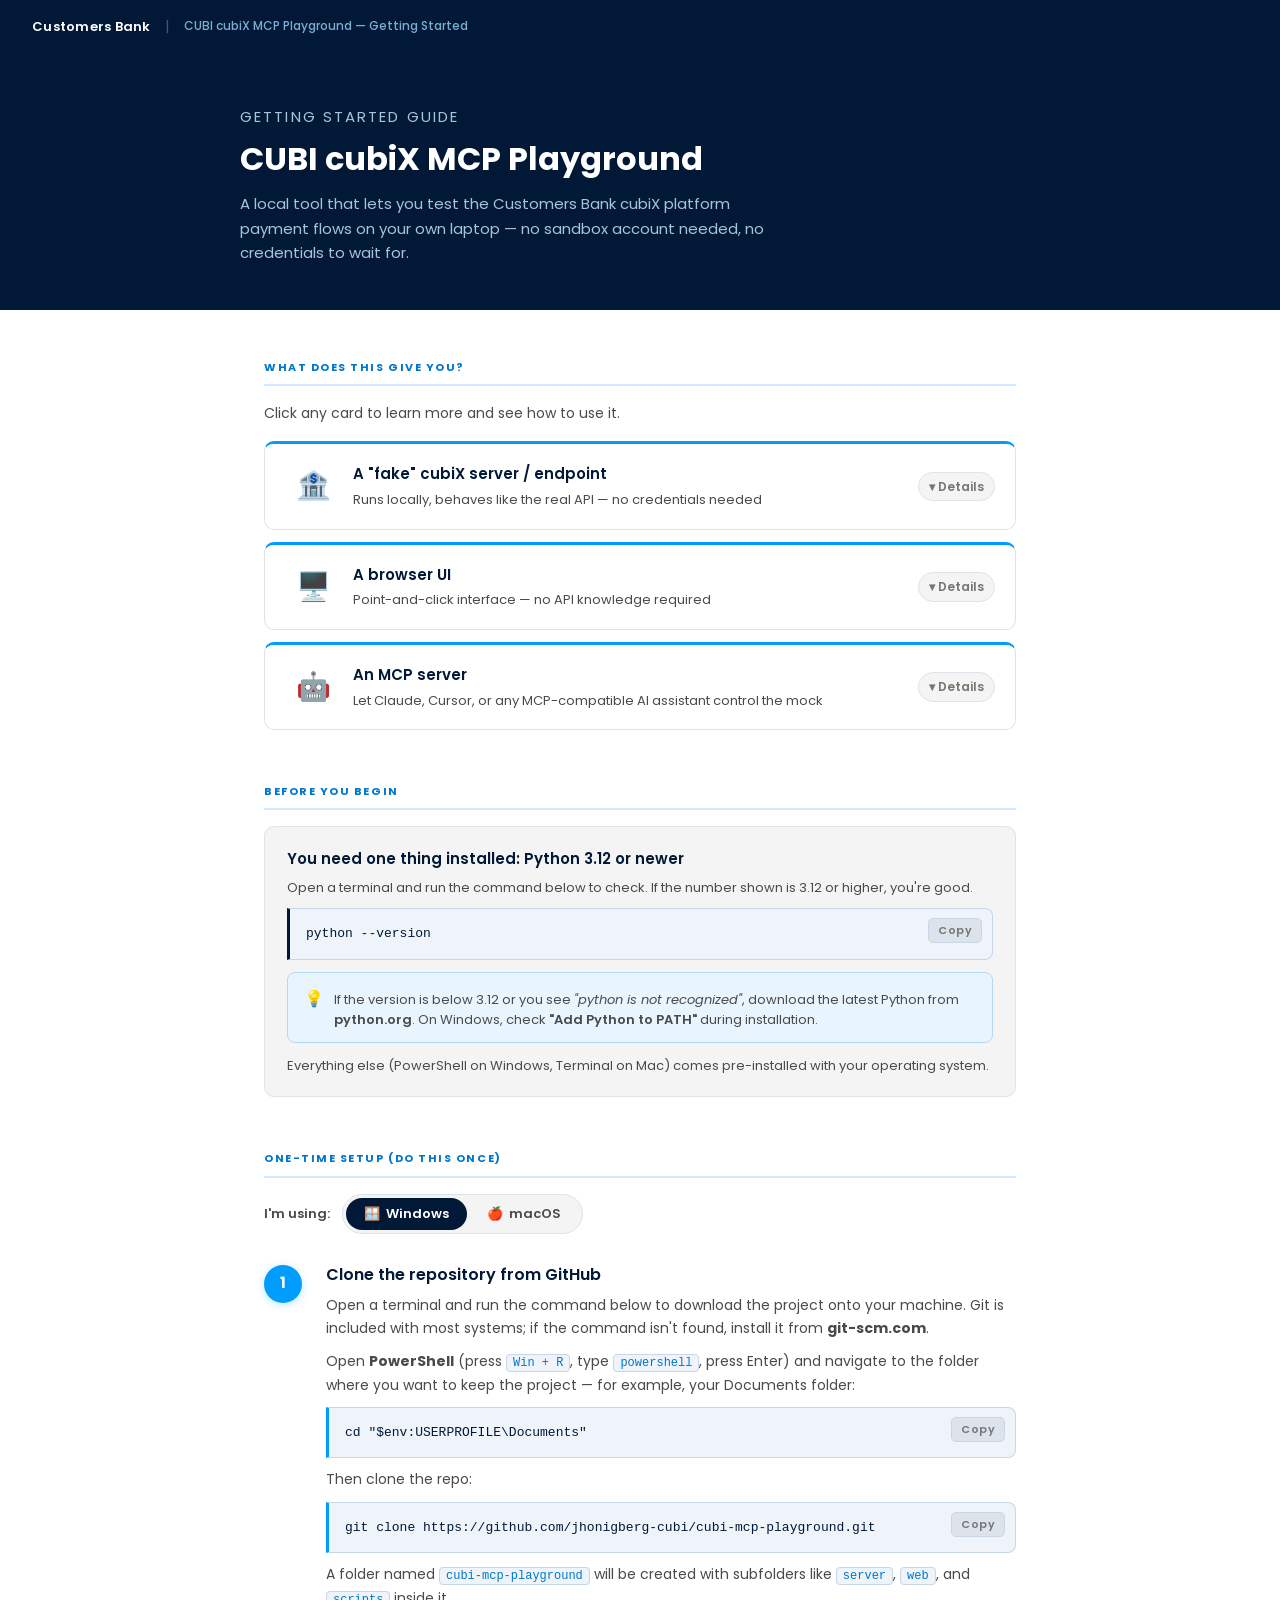
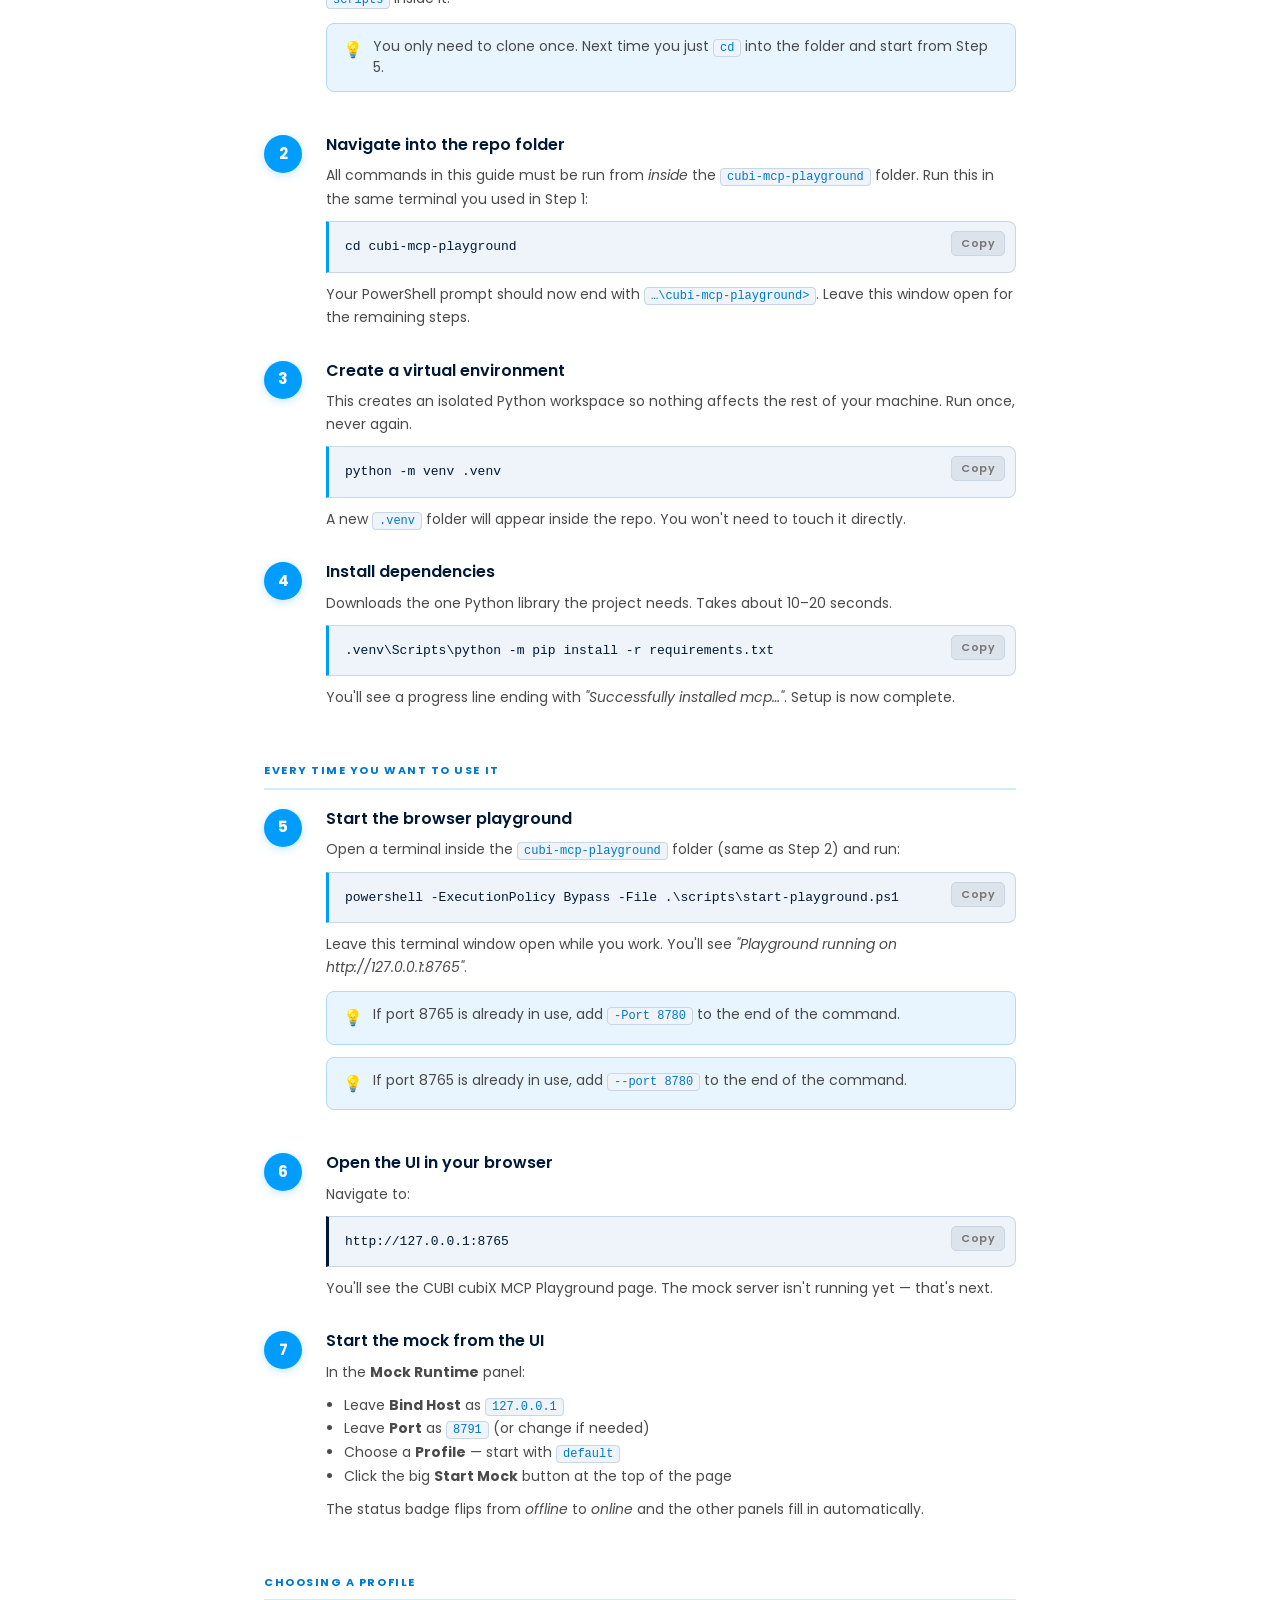
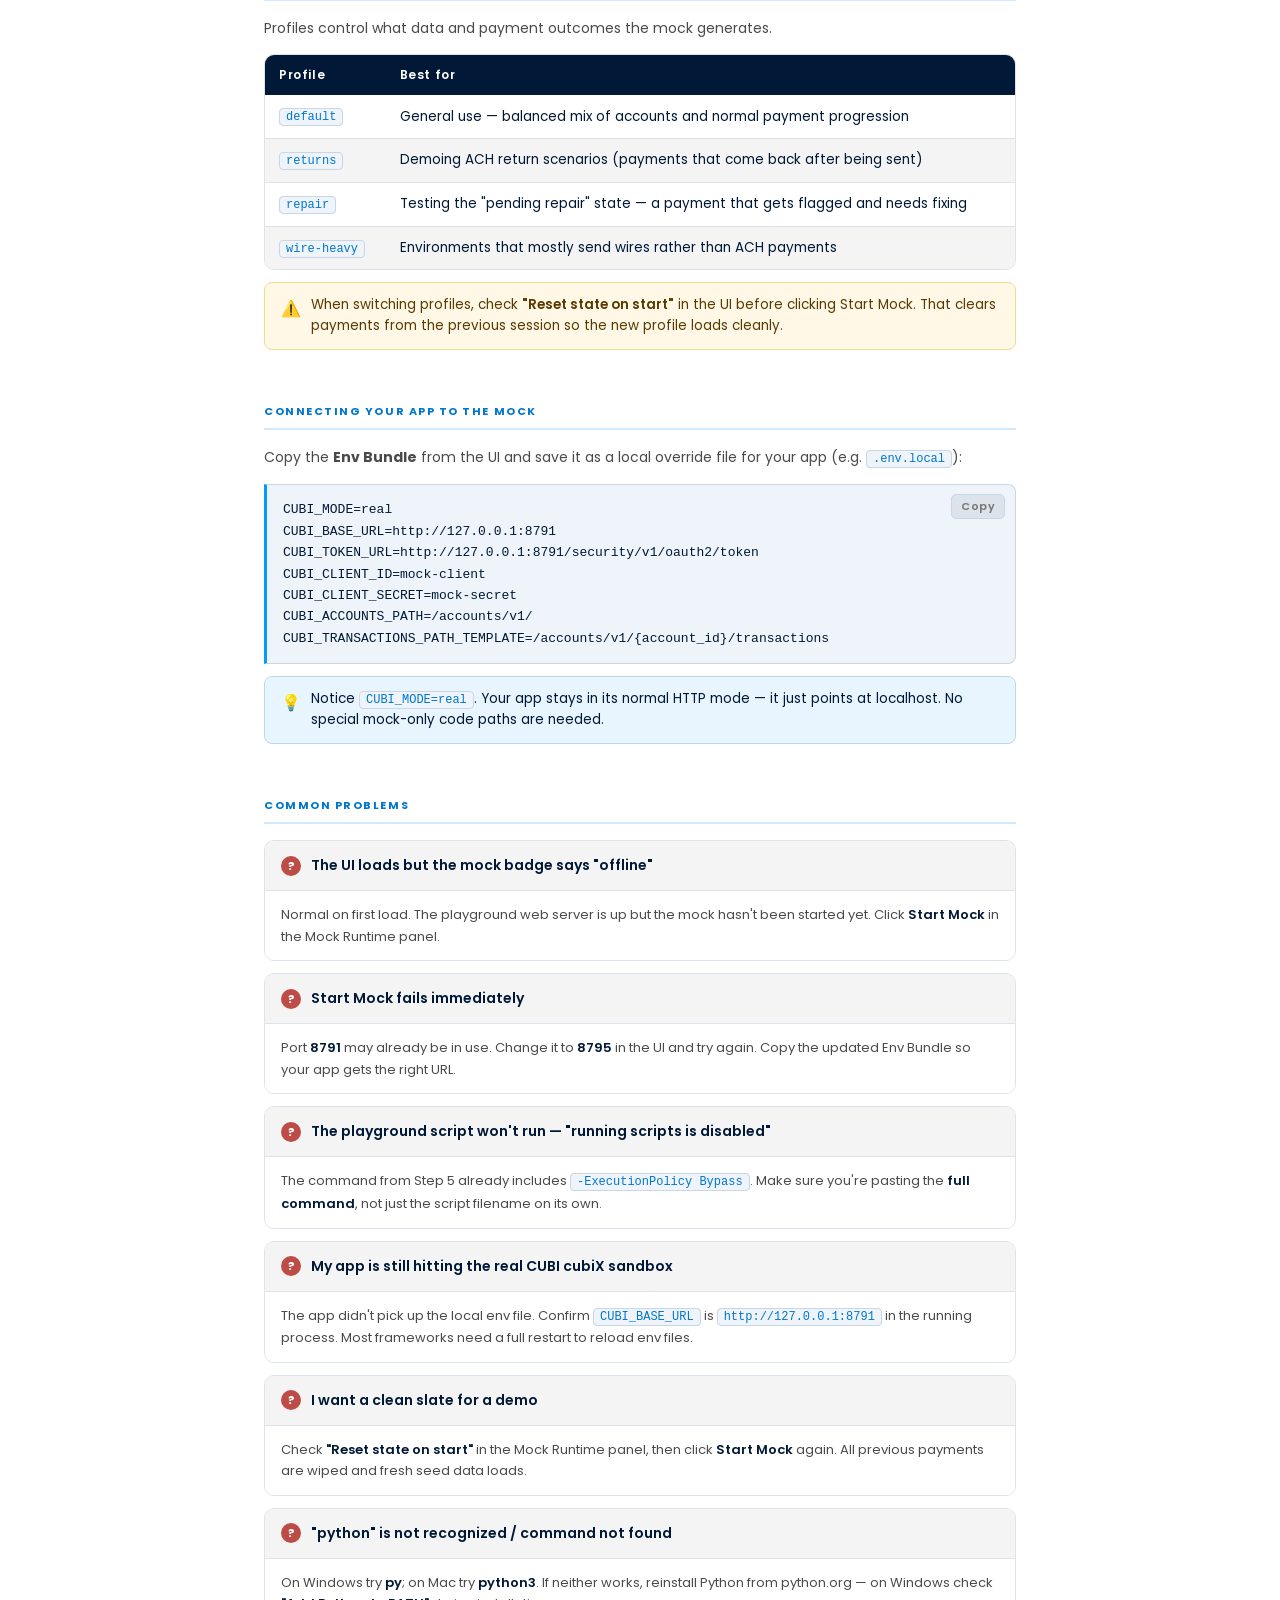
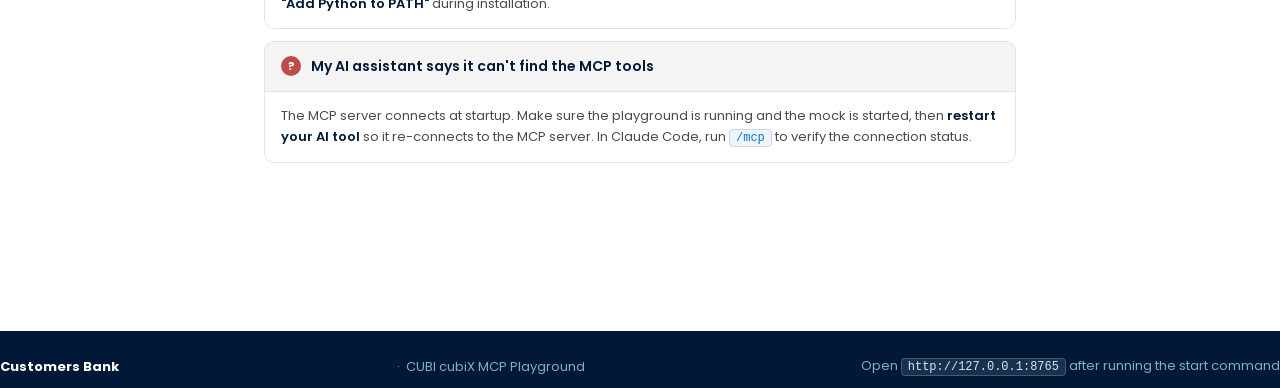
<file: getting-started.html>
<!doctype html>
<html lang="en">
<head>
  <meta charset="UTF-8" />
  <meta name="viewport" content="width=device-width, initial-scale=1.0" />
  <title>CUBI cubiX MCP Playground — Getting Started</title>
  <link rel="preconnect" href="https://fonts.googleapis.com" />
  <link rel="preconnect" href="https://fonts.gstatic.com" crossorigin />
  <link href="https://fonts.googleapis.com/css2?family=Poppins:wght@400;500;600;700&display=swap" rel="stylesheet" />
  <style>
    *, *::before, *::after { box-sizing: border-box; margin: 0; padding: 0; }

    :root {
      --navy:      #011936;
      --navy-80:   #01294f;
      --blue:      #009DFF;
      --blue-dark: #0077cc;
      --blue-lt:   #d1eaff;
      --red:       #BE4C46;
      --green:     #1a8a47;
      --yellow:    #b45309;

      --bg:        #ffffff;
      --surface:   #f4f4f4;
      --surface-2: #eaf4ff;
      --border:    #dde3ea;
      --border-2:  #c8d6e5;

      --text:      #011936;
      --muted:     #4a4a4a;
      --subtle:    #767676;
      --code-bg:   #eef4fa;

      --radius:    10px;
    }

    body {
      background: var(--bg);
      color: var(--text);
      font-family: "Poppins", "Segoe UI", sans-serif;
      font-size: 15px;
      line-height: 1.65;
    }

    /* ─── Site header bar ─── */
    .site-header {
      background: var(--navy);
      padding: 14px 32px;
      display: flex;
      align-items: center;
      gap: 10px;
    }
    .site-header .brand   { font-size: 13px; font-weight: 600; color: #fff; letter-spacing: .02em; }
    .site-header .divider { color: #3a5a7a; margin: 0 4px; }
    .site-header .doc-label { font-size: 12px; color: #7aafd4; font-weight: 500; }

    /* ─── Page layout ─── */
    .page { max-width: 800px; margin: 0 auto; padding: 0 24px 80px; }

    /* ─── Hero ─── */
    .hero {
      background: var(--navy);
      margin: 0 -24px;
      padding: 52px 24px 44px;
      margin-bottom: 48px;
    }
    .hero-inner { max-width: 800px; margin: 0 auto; }
    .eyebrow {
      font-size: 11px; font-weight: 600; letter-spacing: .14em;
      text-transform: uppercase; color: var(--blue); margin-bottom: 10px;
    }
    .hero h1 { font-size: 2rem; font-weight: 700; color: #fff; line-height: 1.2; margin-bottom: 14px; }
    .hero p  { color: #a8c4db; max-width: 560px; font-size: 15px; font-weight: 400; }

    /* ─── Section label ─── */
    .section-label {
      font-size: 11px; font-weight: 700; letter-spacing: .14em; text-transform: uppercase;
      color: var(--blue-dark); margin-bottom: 16px; padding-bottom: 8px;
      border-bottom: 2px solid var(--blue-lt);
    }

    h2 { font-size: 1.2rem; font-weight: 700; margin-bottom: 6px; color: var(--navy); }

    /* ─── Expandable explainer cards ─── */
    .explainer { display: flex; flex-direction: column; gap: 12px; margin-bottom: 52px; }

    .exp-card {
      border: 1px solid var(--border);
      border-top: 3px solid var(--blue);
      border-radius: var(--radius);
      overflow: hidden;
    }
    .exp-card[open] { box-shadow: 0 4px 16px rgba(1,25,54,.08); }

    .exp-summary {
      list-style: none;
      display: grid;
      grid-template-columns: 56px 1fr auto;
      align-items: center;
      gap: 0 12px;
      padding: 18px 20px;
      cursor: pointer;
      background: var(--bg);
      user-select: none;
    }
    .exp-summary::-webkit-details-marker { display: none; }
    .exp-summary:hover { background: var(--surface); }

    .exp-icon   { font-size: 28px; text-align: center; }
    .exp-title  { }
    .exp-title h3 { font-size: 15px; font-weight: 600; color: var(--navy); }
    .exp-title p  { font-size: 13px; color: var(--muted); margin-top: 2px; }
    .exp-chevron {
      font-size: 12px; color: var(--subtle); transition: transform .2s;
      background: var(--surface); border: 1px solid var(--border);
      border-radius: 99px; padding: 4px 10px; font-weight: 600;
      white-space: nowrap;
    }
    details[open] .exp-chevron { background: var(--blue-lt); color: var(--blue-dark); border-color: var(--blue); }
    details[open] .exp-chevron .chev-arrow { display: inline-block; transform: rotate(180deg); }

    .exp-body {
      padding: 0 24px 24px;
      background: var(--bg);
      border-top: 1px solid var(--border);
    }
    .exp-body-inner { padding-top: 20px; }

    /* ─── Tool grid inside MCP card ─── */
    .tool-grid {
      display: grid;
      grid-template-columns: repeat(auto-fill, minmax(200px, 1fr));
      gap: 8px;
      margin: 12px 0;
    }
    .tool-chip {
      background: var(--code-bg);
      border: 1px solid var(--border-2);
      border-radius: 6px;
      padding: 8px 12px;
      font-size: 12px;
    }
    .tool-chip .t-name {
      font-family: "Cascadia Code", Consolas, monospace;
      font-size: 11px;
      color: var(--blue-dark);
      font-weight: 600;
      display: block;
      margin-bottom: 3px;
    }
    .tool-chip .t-desc { color: var(--muted); line-height: 1.4; }

    /* ─── AI tool tabs inside MCP card ─── */
    .ai-tabs { margin: 16px 0 0; }
    .ai-tab-row {
      display: flex;
      gap: 4px;
      border-bottom: 2px solid var(--border);
      margin-bottom: 16px;
      flex-wrap: wrap;
    }
    .ai-tab {
      background: transparent; border: none; border-bottom: 2px solid transparent;
      margin-bottom: -2px; padding: 8px 16px; font-size: 13px; font-weight: 600;
      font-family: "Poppins", sans-serif; color: var(--muted);
      cursor: pointer; border-radius: 6px 6px 0 0; transition: color .15s;
    }
    .ai-tab:hover { color: var(--navy); background: var(--surface); }
    .ai-tab.active { color: var(--blue-dark); border-bottom-color: var(--blue); background: var(--bg); }
    .ai-pane { display: none; }
    .ai-pane.active { display: block; }

    /* ─── OS Toggle ─── */
    .os-toggle-wrap { display: flex; align-items: center; gap: 12px; margin-bottom: 28px; }
    .os-toggle-wrap span { font-size: 13px; font-weight: 600; color: var(--muted); }
    .os-toggle {
      display: flex; background: var(--surface); border: 1px solid var(--border);
      border-radius: 99px; padding: 3px; gap: 2px;
    }
    .os-btn {
      background: transparent; border: none; border-radius: 99px;
      padding: 6px 18px; font-size: 13px; font-weight: 600;
      font-family: "Poppins", sans-serif; color: var(--muted);
      cursor: pointer; transition: background .15s, color .15s;
      display: flex; align-items: center; gap: 6px;
    }
    .os-btn.active  { background: var(--navy); color: #fff; }
    .os-btn:not(.active):hover { background: var(--border); }

    /* ─── Platform visibility ─── */
    .cmd-win, .cmd-mac   { display: none; }
    body.os-windows .cmd-win { display: block; }
    body.os-mac     .cmd-mac { display: block; }
    .note-win, .note-mac { display: none; }
    body.os-windows .note-win { display: flex; }
    body.os-mac     .note-mac { display: flex; }

    /* ─── Steps ─── */
    .steps { display: flex; flex-direction: column; gap: 28px; margin-bottom: 52px; }
    .step  { display: grid; grid-template-columns: 44px 1fr; gap: 0 18px; }
    .step-num {
      width: 38px; height: 38px; border-radius: 50%;
      background: var(--blue); color: #fff; font-weight: 700; font-size: 15px;
      display: flex; align-items: center; justify-content: center; flex-shrink: 0;
      margin-top: 3px; box-shadow: 0 2px 8px rgba(0,157,255,.25);
    }
    .step-body h3 { font-size: 16px; font-weight: 600; color: var(--navy); margin-bottom: 6px; }
    .step-body p  { color: var(--muted); margin-bottom: 10px; font-size: 14px; }
    .step-body p:last-child { margin-bottom: 0; }

    /* ─── Code blocks ─── */
    .code-block {
      position: relative;
      background: var(--code-bg); border: 1px solid var(--border-2);
      border-left: 3px solid var(--blue); border-radius: 0 8px 8px 0;
      padding: 14px 50px 14px 16px; margin: 10px 0;
    }
    .code-block pre {
      font-family: "Cascadia Code", "Fira Code", Consolas, monospace;
      font-size: 13px; color: var(--navy); white-space: pre-wrap; word-break: break-all; line-height: 1.65;
    }
    .copy-btn {
      position: absolute; top: 9px; right: 10px;
      background: var(--border); border: 1px solid var(--border-2); border-radius: 5px;
      color: var(--subtle); font-size: 11px; font-weight: 600;
      font-family: "Poppins", sans-serif; padding: 3px 9px; cursor: pointer;
      letter-spacing: .04em; transition: background .15s, color .15s;
    }
    .copy-btn:hover  { background: var(--blue); color: #fff; border-color: var(--blue); }
    .copy-btn.copied { background: var(--green); color: #fff; border-color: var(--green); }

    /* ─── Callouts ─── */
    .callout {
      border-radius: 8px; padding: 12px 16px; margin: 12px 0;
      font-size: 13.5px; display: flex; gap: 10px; align-items: flex-start;
    }
    .callout-icon { flex-shrink: 0; font-size: 16px; margin-top: 1px; }
    .callout.tip  { background: #e8f5ff; border: 1px solid #b3d9f5; color: var(--navy); }
    .callout.warn { background: #fff8e6; border: 1px solid #f5d98a; color: #5a3a00; }
    .callout p { margin: 0; line-height: 1.55; }
    .callout strong { font-weight: 600; }

    /* ─── Panel cards ─── */
    .ui-panel {
      background: var(--surface); border: 1px solid var(--border);
      border-radius: var(--radius); padding: 20px 22px; margin-bottom: 14px;
    }
    .ui-panel-head { display: flex; align-items: center; gap: 10px; margin-bottom: 8px; }
    .badge {
      font-size: 10px; font-weight: 700; letter-spacing: .06em; text-transform: uppercase;
      padding: 3px 9px; border-radius: 99px;
    }
    .badge.start  { background: #d4f5e2; color: #0d5c2e; border: 1px solid #a5dfbc; }
    .badge.copy   { background: var(--blue-lt); color: var(--blue-dark); border: 1px solid #9fd4f7; }
    .badge.browse { background: #fff3cd; color: #7a4a00; border: 1px solid #f5d98a; }
    .badge.demo   { background: #fde8e8; color: #7a1a1a; border: 1px solid #f5b3b3; }
    .ui-panel h3  { font-size: 15px; font-weight: 600; color: var(--navy); }
    .ui-panel p   { font-size: 13px; color: var(--muted); margin-top: 5px; }
    .ui-panel ul  { font-size: 13px; color: var(--muted); padding-left: 18px; margin-top: 8px; }
    .ui-panel li  { margin-bottom: 4px; }

    /* ─── Profiles table ─── */
    .table-wrap { border: 1px solid var(--border); border-radius: var(--radius); overflow: hidden; margin: 12px 0; }
    table { width: 100%; border-collapse: collapse; font-size: 13.5px; }
    th {
      text-align: left; padding: 10px 14px; background: var(--navy);
      color: #fff; font-weight: 600; font-size: 12px; letter-spacing: .05em;
    }
    td { padding: 10px 14px; border-bottom: 1px solid var(--border); color: var(--text); }
    tr:last-child td { border-bottom: none; }
    tr:nth-child(even) td { background: var(--surface); }

    code {
      font-family: "Cascadia Code", "Fira Code", Consolas, monospace;
      background: var(--code-bg); border: 1px solid var(--border-2);
      border-radius: 4px; padding: 1px 6px; font-size: 12px; color: var(--blue-dark);
    }

    /* ─── Prompt examples ─── */
    .prompt-list { list-style: none; display: flex; flex-direction: column; gap: 6px; margin: 10px 0; }
    .prompt-list li {
      background: var(--surface-2); border: 1px solid var(--blue-lt);
      border-radius: 6px; padding: 9px 14px; font-size: 13px; color: var(--navy);
      font-style: italic;
    }
    .prompt-list li::before { content: "💬 "; font-style: normal; }

    /* ─── Endpoint list ─── */
    .endpoint-list { list-style: none; display: flex; flex-direction: column; gap: 5px; margin: 10px 0; }
    .endpoint-list li {
      font-size: 13px; font-family: "Cascadia Code", Consolas, monospace;
      background: var(--code-bg); border: 1px solid var(--border-2);
      border-radius: 5px; padding: 6px 12px; color: var(--navy);
    }
    .endpoint-list .method {
      display: inline-block; font-size: 10px; font-weight: 700;
      padding: 1px 6px; border-radius: 3px; margin-right: 8px;
      font-family: "Poppins", sans-serif; vertical-align: middle;
    }
    .method.get  { background: #d4f5e2; color: #0d5c2e; }
    .method.post { background: var(--blue-lt); color: var(--blue-dark); }

    /* ─── Troubleshooting ─── */
    .trouble-item { border: 1px solid var(--border); border-radius: var(--radius); overflow: hidden; margin-bottom: 12px; }
    .trouble-q {
      background: var(--surface); padding: 13px 16px; font-weight: 600;
      font-size: 14px; display: flex; align-items: center; gap: 10px; color: var(--navy);
    }
    .q-badge {
      background: var(--red); color: #fff; font-size: 11px; font-weight: 800;
      width: 20px; height: 20px; border-radius: 50%;
      display: flex; align-items: center; justify-content: center; flex-shrink: 0;
    }
    .trouble-a {
      background: #fff; padding: 13px 16px; font-size: 13px;
      color: var(--muted); border-top: 1px solid var(--border);
    }
    .trouble-a strong { color: var(--text); font-weight: 600; }

    /* ─── Sub-heading inside exp-body ─── */
    .exp-body h4 { font-size: 14px; font-weight: 600; color: var(--navy); margin: 18px 0 6px; }
    .exp-body h4:first-child { margin-top: 0; }
    .exp-body p  { font-size: 13.5px; color: var(--muted); margin-bottom: 8px; }
    .exp-body ul { font-size: 13.5px; color: var(--muted); padding-left: 18px; margin-bottom: 8px; }
    .exp-body li { margin-bottom: 3px; }

    /* ─── Footer ─── */
    footer {
      background: var(--navy); margin: 48px -24px 0; padding: 24px;
      color: #7aafd4; font-size: 13px;
      display: flex; align-items: center; justify-content: space-between;
      flex-wrap: wrap; gap: 8px;
    }
    footer strong { color: #fff; }

    /* ─── Responsive ─── */
    @media (max-width: 540px) {
      .hero h1 { font-size: 1.5rem; }
      .step { grid-template-columns: 34px 1fr; gap: 0 12px; }
      .step-num { width: 30px; height: 30px; font-size: 13px; }
      .exp-summary { grid-template-columns: 44px 1fr auto; }
      .site-header { padding: 12px 16px; }
    }
  </style>
</head>
<body class="os-windows">
<header class="site-header">
  <span class="brand">Customers Bank</span>
  <span class="divider">|</span>
  <span class="doc-label">CUBI cubiX MCP Playground — Getting Started</span>
</header>

<div class="hero">
  <div class="hero-inner">
    <p class="eyebrow">Getting Started Guide</p>
    <h1>CUBI cubiX MCP Playground</h1>
    <p>A local tool that lets you test the Customers Bank cubiX platform payment flows on your own laptop — no sandbox account needed, no credentials to wait for.</p>
  </div>
</div>

<div class="page">

  <!-- ── What is this? ── -->
  <p class="section-label">What does this give you?</p>
  <p style="color:var(--muted);font-size:14px;margin-bottom:16px;">Click any card to learn more and see how to use it.</p>
  <div class="explainer">

    <!-- Card 1: Fake server -->
    <details class="exp-card">
      <summary class="exp-summary">
        <span class="exp-icon">🏦</span>
        <span class="exp-title">
          <h3>A "fake" cubiX server / endpoint</h3>
          <p>Runs locally, behaves like the real API — no credentials needed</p>
        </span>
        <span class="exp-chevron"><span class="chev-arrow">▾</span> Details</span>
      </summary>
      <div class="exp-body">
        <div class="exp-body-inner">
          <h4>What it simulates</h4>
          <p>The mock server answers real HTTP requests exactly as cubiX would. Your app doesn't need to know it's talking to a local fake.</p>
          <ul class="endpoint-list">
            <li><span class="method post">POST</span>/security/v1/oauth2/token</li>
            <li><span class="method get">GET</span>/accounts/v1/</li>
            <li><span class="method get">GET</span>/accounts/v1/{account_id}/transactions</li>
            <li><span class="method post">POST</span>/ach/v1/outgoing/debit</li>
            <li><span class="method post">POST</span>/ach/v1/outgoing/credit</li>
            <li><span class="method post">POST</span>/wires/v1/outgoing</li>
            <li><span class="method get">GET</span>/ach/v1/outgoing/{payment_id}</li>
            <li><span class="method get">GET</span>/wires/v1/outgoing/{payment_id}</li>
            <li><span class="method get">GET</span>/health</li>
          </ul>
          <h4>How to connect your app</h4>
          <p>Start the mock, then copy the <strong>Env Bundle</strong> from the browser UI into your app's <code>.env.local</code> file. The two values that matter most are:</p>
          <div class="code-block" style="border-left-color:var(--navy);">
            <pre>CUBI_BASE_URL=http://127.0.0.1:8791
CUBI_TOKEN_URL=http://127.0.0.1:8791/security/v1/oauth2/token</pre>
            <button class="copy-btn" onclick="copyCode(this)">Copy</button>
          </div>
          <h4>State persistence</h4>
          <p>Payments you create survive server restarts. The state is saved in <code>.runtime/mock_cubi_state.json</code>. Use <strong>Reset State</strong> in the UI whenever you want a clean slate.</p>
        </div>
      </div>
    </details>

    <!-- Card 2: Browser UI -->
    <details class="exp-card">
      <summary class="exp-summary">
        <span class="exp-icon">🖥️</span>
        <span class="exp-title">
          <h3>A browser UI</h3>
          <p>Point-and-click interface — no API knowledge required</p>
        </span>
        <span class="exp-chevron"><span class="chev-arrow">▾</span> Details</span>
      </summary>
      <div class="exp-body">
        <div class="exp-body-inner">
          <h4>What each panel does</h4>
          <div class="ui-panel" style="margin-bottom:10px;">
            <div class="ui-panel-head"><span class="badge start">Start / Stop</span><h3>Mock Runtime</h3></div>
            <p>Choose a port and profile, start or stop the mock, and view the live health response. This is the first panel you'll use every session.</p>
          </div>
          <div class="ui-panel" style="margin-bottom:10px;">
            <div class="ui-panel-head"><span class="badge copy">Copy Config</span><h3>Env Bundle</h3></div>
            <p>Pre-filled environment variables your app needs to talk to the mock. Click <strong>Copy</strong> and paste into your <code>.env.local</code> file.</p>
          </div>
          <div class="ui-panel" style="margin-bottom:10px;">
            <div class="ui-panel-head"><span class="badge copy">AI Tools</span><h3>MCP Config</h3></div>
            <p>The config snippet for connecting Claude Code, Claude Desktop, or Cursor to the MCP server. See the MCP card below for full instructions.</p>
          </div>
          <div class="ui-panel" style="margin-bottom:10px;">
            <div class="ui-panel-head"><span class="badge browse">Browse Data</span><h3>Accounts</h3></div>
            <p>Click <strong>Load</strong> to see seeded accounts. Click any account card to browse its transaction history.</p>
          </div>
          <div class="ui-panel" style="margin-bottom:0;">
            <div class="ui-panel-head"><span class="badge demo">Try a Payment</span><h3>Demo Payment</h3></div>
            <p>Create a fake wire or ACH payment and click <strong>Poll Latest</strong> to watch it progress: <code>ACCEPTED</code> → <code>IN_PROCESS</code> → <code>SETTLED</code>.</p>
          </div>
        </div>
      </div>
    </details>

    <!-- Card 3: MCP server -->
    <details class="exp-card">
      <summary class="exp-summary">
        <span class="exp-icon">🤖</span>
        <span class="exp-title">
          <h3>An MCP server</h3>
          <p>Let Claude, Cursor, or any MCP-compatible AI assistant control the mock</p>
        </span>
        <span class="exp-chevron"><span class="chev-arrow">▾</span> Details</span>
      </summary>
      <div class="exp-body">
        <div class="exp-body-inner">

          <h4>What is MCP?</h4>
          <p>MCP (Model Context Protocol) is an open standard that lets AI assistants call external tools. Once you connect this playground to your AI tool, it gains 10 actions it can call — letting it start the mock, browse accounts, create payments, and more, just from a plain-language request.</p>

          <h4>Step 1 — Get your config snippet</h4>
          <p>Start the playground (see setup steps below), start the mock from the UI, then click <strong>Copy</strong> in the <strong>MCP Config</strong> panel. The snippet has your exact file paths already filled in and looks like this:</p>
          <div class="code-block">
            <pre>{
  "mcpServers": {
    "cubi-mock-playground": {
      "command": "C:\\...\\cubi-mcp-playground\\.venv\\Scripts\\python.exe",
      "args": ["-m", "server.mcp_server"],
      "cwd": "C:\\...\\cubi-mcp-playground"
    }
  }
}</pre>
            <button class="copy-btn" onclick="copyCode(this)">Copy</button>
          </div>
          <p style="margin-top:4px;">Use the snippet from the UI — it has your real paths. The above is just an example of the shape.</p>

          <h4>Step 2 — Add to your AI tool</h4>
          <div class="ai-tabs">
            <div class="ai-tab-row">
              <button class="ai-tab active" onclick="switchTab(this,'tab-ccode')">Claude Code</button>
              <button class="ai-tab" onclick="switchTab(this,'tab-cdesktop')">Claude Desktop</button>
              <button class="ai-tab" onclick="switchTab(this,'tab-cursor')">Cursor</button>
              <button class="ai-tab" onclick="switchTab(this,'tab-http')">Other / HTTP</button>
            </div>

            <!-- Claude Code -->
            <div class="ai-pane active" id="tab-ccode">
              <p>In your terminal, run the <code>claude mcp add</code> command. Replace the paths with the values from the <strong>MCP Config</strong> panel in the UI:</p>
              <div class="cmd-win">
                <div class="code-block">
                  <pre>claude mcp add cubi-mock-playground -s user -- ".venv\Scripts\python.exe" -m server.mcp_server</pre>
                  <button class="copy-btn" onclick="copyCode(this)">Copy</button>
                </div>
                <p>Run this command from inside the <code>cubi-mcp-playground</code> folder. The <code>-s user</code> flag makes it available across all your projects.</p>
              </div>
              <div class="cmd-mac">
                <div class="code-block">
                  <pre>claude mcp add cubi-mock-playground -s user -- ".venv/bin/python" -m server.mcp_server</pre>
                  <button class="copy-btn" onclick="copyCode(this)">Copy</button>
                </div>
                <p>Run this command from inside the <code>cubi-mcp-playground</code> folder. The <code>-s user</code> flag makes it available across all your projects.</p>
              </div>
              <p>Alternatively, paste the JSON snippet from the MCP Config panel directly into <code>.claude.json</code> at the repo root, or into <code>~/.claude.json</code> for global access.</p>
              <div class="callout tip">
                <span class="callout-icon">💡</span>
                <p>After adding, type <code>/mcp</code> in Claude Code to confirm the server shows as connected.</p>
              </div>
            </div>

            <!-- Claude Desktop -->
            <div class="ai-pane" id="tab-cdesktop">
              <p>Open the Claude Desktop config file in a text editor:</p>
              <div class="cmd-win">
                <div class="code-block">
                  <pre>%APPDATA%\Claude\claude_desktop_config.json</pre>
                  <button class="copy-btn" onclick="copyCode(this)">Copy</button>
                </div>
                <p>Paste the snippet from the <strong>MCP Config</strong> panel into the <code>"mcpServers"</code> block. If the file is empty, paste the full JSON including the outer braces. Save the file and <strong>restart Claude Desktop</strong>.</p>
              </div>
              <div class="cmd-mac">
                <div class="code-block">
                  <pre>~/Library/Application Support/Claude/claude_desktop_config.json</pre>
                  <button class="copy-btn" onclick="copyCode(this)">Copy</button>
                </div>
                <p>Paste the snippet from the <strong>MCP Config</strong> panel into the <code>"mcpServers"</code> block. If the file is empty, paste the full JSON including the outer braces. Save the file and <strong>restart Claude Desktop</strong>.</p>
              </div>
              <div class="callout tip">
                <span class="callout-icon">💡</span>
                <p>After restarting, look for the <strong>hammer icon</strong> (🔨) in the chat input bar — that confirms MCP tools are available.</p>
              </div>
            </div>

            <!-- Cursor -->
            <div class="ai-pane" id="tab-cursor">
              <p>Open Cursor and navigate to:</p>
              <p><strong>Settings → Cursor Settings → Features → MCP Servers → Add new MCP server</strong></p>
              <p>Paste the snippet from the <strong>MCP Config</strong> panel into the config field. Cursor will automatically detect and connect to the server. No restart required.</p>
              <div class="callout tip">
                <span class="callout-icon">💡</span>
                <p>The mock must be running (started from the browser UI) before Cursor can call its tools. Start the mock first, then ask Cursor to use it.</p>
              </div>
            </div>

            <!-- HTTP transport -->
            <div class="ai-pane" id="tab-http">
              <p>For AI tools or MCP clients that prefer an HTTP endpoint instead of a local process, run the MCP server in HTTP mode:</p>
              <div class="cmd-win">
                <div class="code-block">
                  <pre>powershell -ExecutionPolicy Bypass -File .\scripts\start-mcp-http.ps1</pre>
                  <button class="copy-btn" onclick="copyCode(this)">Copy</button>
                </div>
              </div>
              <div class="cmd-mac">
                <div class="code-block">
                  <pre>.venv/bin/python -m server.mcp_server --transport streamable-http --host 127.0.0.1 --port 8811</pre>
                  <button class="copy-btn" onclick="copyCode(this)">Copy</button>
                </div>
              </div>
              <p>The MCP endpoint will be available at:</p>
              <div class="code-block" style="border-left-color:var(--navy);">
                <pre>http://127.0.0.1:8811/mcp</pre>
                <button class="copy-btn" onclick="copyCode(this)">Copy</button>
              </div>
              <p>Point your MCP client at that URL using the streamable-HTTP transport setting.</p>
            </div>
          </div><!-- /ai-tabs -->

          <h4>What you can ask your AI assistant</h4>
          <p>Once connected, try prompts like these:</p>
          <ul class="prompt-list">
            <li>"Start the cubiX mock endpoint using the returns profile and give me the env bundle."</li>
            <li>"List the seeded accounts and show me the transactions on the first one."</li>
            <li>"Create a wire debit for $1,200 with client reference DEMO-001, then poll it until it settles."</li>
            <li>"Reset the mock state and switch to the repair profile."</li>
            <li>"What's the current health status of the mock server?"</li>
            <li>"Generate the MCP config snippet I need to add to my Claude Desktop config."</li>
          </ul>

          <h4>All 10 available tools</h4>
          <div class="tool-grid">
            <div class="tool-chip"><span class="t-name">ensure_cubi_mock_running</span><span class="t-desc">Start the mock (or confirm it's already running) with a chosen port and profile.</span></div>
            <div class="tool-chip"><span class="t-name">stop_cubi_mock</span><span class="t-desc">Gracefully stop the running mock process.</span></div>
            <div class="tool-chip"><span class="t-name">reset_cubi_mock_state</span><span class="t-desc">Wipe payment state and reload a named profile's seed data.</span></div>
            <div class="tool-chip"><span class="t-name">get_cubi_mock_env</span><span class="t-desc">Return the full dotenv bundle your app needs to point at the mock.</span></div>
            <div class="tool-chip"><span class="t-name">get_cubi_mock_health</span><span class="t-desc">Return process info and the /health endpoint response.</span></div>
            <div class="tool-chip"><span class="t-name">get_cubi_mock_mcp_config</span><span class="t-desc">Return the MCP config JSON snippet for this repo.</span></div>
            <div class="tool-chip"><span class="t-name">list_cubi_mock_accounts</span><span class="t-desc">Fetch all seeded accounts from the running mock.</span></div>
            <div class="tool-chip"><span class="t-name">list_cubi_mock_transactions</span><span class="t-desc">Fetch transaction history for a specific account.</span></div>
            <div class="tool-chip"><span class="t-name">create_cubi_mock_payment</span><span class="t-desc">Submit a wire or ACH payment to the mock and get a payment ID back.</span></div>
            <div class="tool-chip"><span class="t-name">poll_cubi_mock_payment</span><span class="t-desc">Check the current status of a payment by ID.</span></div>
          </div>

        </div>
      </div>
    </details>

  </div><!-- /explainer -->

  <!-- ── Prerequisites ── -->
  <p class="section-label">Before you begin</p>
  <div class="ui-panel" style="margin-bottom: 52px;">
    <h3>You need one thing installed: Python 3.12 or newer</h3>
    <p>Open a terminal and run the command below to check. If the number shown is 3.12 or higher, you're good.</p>
    <div class="code-block" style="border-left-color: var(--navy);">
      <pre>python --version</pre>
      <button class="copy-btn" onclick="copyCode(this)">Copy</button>
    </div>
    <div class="callout tip">
      <span class="callout-icon">💡</span>
      <p>If the version is below 3.12 or you see <em>"python is not recognized"</em>, download the latest Python from <strong>python.org</strong>. On Windows, check <strong>"Add Python to PATH"</strong> during installation.</p>
    </div>
    <p style="margin-top: 10px;">Everything else (PowerShell on Windows, Terminal on Mac) comes pre-installed with your operating system.</p>
  </div>

  <!-- ── One-time setup ── -->
  <p class="section-label">One-time setup (do this once)</p>

  <div class="os-toggle-wrap">
    <span>I'm using:</span>
    <div class="os-toggle">
      <button class="os-btn active" id="winBtn" onclick="setOS('windows')"><span>🪟</span> Windows</button>
      <button class="os-btn" id="macBtn" onclick="setOS('mac')"><span>🍎</span> macOS</button>
    </div>
  </div>

  <div class="steps">

    <div class="step">
      <div class="step-num">1</div>
      <div class="step-body">
        <h3>Clone the repository from GitHub</h3>
        <p>Open a terminal and run the command below to download the project onto your machine. Git is included with most systems; if the command isn't found, install it from <strong>git-scm.com</strong>.</p>
        <div class="cmd-win">
          <p>Open <strong>PowerShell</strong> (press <code>Win + R</code>, type <code>powershell</code>, press Enter) and navigate to the folder where you want to keep the project — for example, your Documents folder:</p>
          <div class="code-block">
            <pre>cd "$env:USERPROFILE\Documents"</pre>
            <button class="copy-btn" onclick="copyCode(this)">Copy</button>
          </div>
          <p>Then clone the repo:</p>
          <div class="code-block">
            <pre>git clone https://github.com/jhonigberg-cubi/cubi-mcp-playground.git</pre>
            <button class="copy-btn" onclick="copyCode(this)">Copy</button>
          </div>
        </div>
        <div class="cmd-mac">
          <p>Open <strong>Terminal</strong> (press <code>⌘ Space</code>, type Terminal, press Enter) and navigate to the folder where you want to keep the project — for example, your home folder:</p>
          <div class="code-block">
            <pre>cd ~</pre>
            <button class="copy-btn" onclick="copyCode(this)">Copy</button>
          </div>
          <p>Then clone the repo:</p>
          <div class="code-block">
            <pre>git clone https://github.com/jhonigberg-cubi/cubi-mcp-playground.git</pre>
            <button class="copy-btn" onclick="copyCode(this)">Copy</button>
          </div>
        </div>
        <p>A folder named <code>cubi-mcp-playground</code> will be created with subfolders like <code>server</code>, <code>web</code>, and <code>scripts</code> inside it.</p>
        <div class="callout tip">
          <span class="callout-icon">💡</span>
          <p>You only need to clone once. Next time you just <code>cd</code> into the folder and start from Step 5.</p>
        </div>
      </div>
    </div>

    <div class="step">
      <div class="step-num">2</div>
      <div class="step-body">
        <h3>Navigate into the repo folder</h3>
        <p>All commands in this guide must be run from <em>inside</em> the <code>cubi-mcp-playground</code> folder. Run this in the same terminal you used in Step 1:</p>
        <div class="cmd-win">
          <div class="code-block">
            <pre>cd cubi-mcp-playground</pre>
            <button class="copy-btn" onclick="copyCode(this)">Copy</button>
          </div>
          <p>Your PowerShell prompt should now end with <code>…\cubi-mcp-playground&gt;</code>. Leave this window open for the remaining steps.</p>
        </div>
        <div class="cmd-mac">
          <div class="code-block">
            <pre>cd cubi-mcp-playground</pre>
            <button class="copy-btn" onclick="copyCode(this)">Copy</button>
          </div>
          <p>Your Terminal prompt should now end with <code>cubi-mcp-playground %</code>. Leave this window open for the remaining steps.</p>
        </div>
      </div>
    </div>

    <div class="step">
      <div class="step-num">3</div>
      <div class="step-body">
        <h3>Create a virtual environment</h3>
        <p>This creates an isolated Python workspace so nothing affects the rest of your machine. Run once, never again.</p>
        <div class="cmd-win">
          <div class="code-block"><pre>python -m venv .venv</pre><button class="copy-btn" onclick="copyCode(this)">Copy</button></div>
        </div>
        <div class="cmd-mac">
          <div class="code-block"><pre>python3 -m venv .venv</pre><button class="copy-btn" onclick="copyCode(this)">Copy</button></div>
        </div>
        <p>A new <code>.venv</code> folder will appear inside the repo. You won't need to touch it directly.</p>
      </div>
    </div>

    <div class="step">
      <div class="step-num">4</div>
      <div class="step-body">
        <h3>Install dependencies</h3>
        <p>Downloads the one Python library the project needs. Takes about 10–20 seconds.</p>
        <div class="cmd-win">
          <div class="code-block"><pre>.venv\Scripts\python -m pip install -r requirements.txt</pre><button class="copy-btn" onclick="copyCode(this)">Copy</button></div>
        </div>
        <div class="cmd-mac">
          <div class="code-block"><pre>.venv/bin/python -m pip install -r requirements.txt</pre><button class="copy-btn" onclick="copyCode(this)">Copy</button></div>
        </div>
        <p>You'll see a progress line ending with <em>"Successfully installed mcp…"</em>. Setup is now complete.</p>
      </div>
    </div>

  </div>

  <!-- ── Every-day use ── -->
  <p class="section-label">Every time you want to use it</p>
  <div class="steps">

    <div class="step">
      <div class="step-num">5</div>
      <div class="step-body">
        <h3>Start the browser playground</h3>
        <p>Open a terminal inside the <code>cubi-mcp-playground</code> folder (same as Step 2) and run:</p>
        <div class="cmd-win">
          <div class="code-block"><pre>powershell -ExecutionPolicy Bypass -File .\scripts\start-playground.ps1</pre><button class="copy-btn" onclick="copyCode(this)">Copy</button></div>
        </div>
        <div class="cmd-mac">
          <div class="code-block"><pre>.venv/bin/python -m server.playground</pre><button class="copy-btn" onclick="copyCode(this)">Copy</button></div>
        </div>
        <p>Leave this terminal window open while you work. You'll see <em>"Playground running on http://127.0.0.1:8765"</em>.</p>
        <div class="callout tip note-win">
          <span class="callout-icon">💡</span><p>If port 8765 is already in use, add <code>-Port 8780</code> to the end of the command.</p>
        </div>
        <div class="callout tip note-mac">
          <span class="callout-icon">💡</span><p>If port 8765 is already in use, add <code>--port 8780</code> to the end of the command.</p>
        </div>
      </div>
    </div>

    <div class="step">
      <div class="step-num">6</div>
      <div class="step-body">
        <h3>Open the UI in your browser</h3>
        <p>Navigate to:</p>
        <div class="code-block" style="border-left-color: var(--navy);">
          <pre>http://127.0.0.1:8765</pre>
          <button class="copy-btn" onclick="copyCode(this)">Copy</button>
        </div>
        <p>You'll see the CUBI cubiX MCP Playground page. The mock server isn't running yet — that's next.</p>
      </div>
    </div>

    <div class="step">
      <div class="step-num">7</div>
      <div class="step-body">
        <h3>Start the mock from the UI</h3>
        <p>In the <strong>Mock Runtime</strong> panel:</p>
        <ul style="color:var(--muted);font-size:14px;padding-left:18px;margin:8px 0 10px;">
          <li>Leave <strong>Bind Host</strong> as <code>127.0.0.1</code></li>
          <li>Leave <strong>Port</strong> as <code>8791</code> (or change if needed)</li>
          <li>Choose a <strong>Profile</strong> — start with <code>default</code></li>
          <li>Click the big <strong>Start Mock</strong> button at the top of the page</li>
        </ul>
        <p>The status badge flips from <em>offline</em> to <em>online</em> and the other panels fill in automatically.</p>
      </div>
    </div>

  </div>

  <!-- ── Profiles ── -->
  <p class="section-label">Choosing a profile</p>
  <div style="margin-bottom: 52px;">
    <p style="color:var(--muted);font-size:14px;margin-bottom:14px;">Profiles control what data and payment outcomes the mock generates.</p>
    <div class="table-wrap">
      <table>
        <thead><tr><th>Profile</th><th>Best for</th></tr></thead>
        <tbody>
          <tr><td><code>default</code></td><td>General use — balanced mix of accounts and normal payment progression</td></tr>
          <tr><td><code>returns</code></td><td>Demoing ACH return scenarios (payments that come back after being sent)</td></tr>
          <tr><td><code>repair</code></td><td>Testing the "pending repair" state — a payment that gets flagged and needs fixing</td></tr>
          <tr><td><code>wire-heavy</code></td><td>Environments that mostly send wires rather than ACH payments</td></tr>
        </tbody>
      </table>
    </div>
    <div class="callout warn" style="margin-top:10px;">
      <span class="callout-icon">⚠️</span>
      <p>When switching profiles, check <strong>"Reset state on start"</strong> in the UI before clicking Start Mock. That clears payments from the previous session so the new profile loads cleanly.</p>
    </div>
  </div>

  <!-- ── Point app at mock ── -->
  <p class="section-label">Connecting your app to the mock</p>
  <div style="margin-bottom: 52px;">
    <p style="color:var(--muted);font-size:14px;margin-bottom:14px;">Copy the <strong>Env Bundle</strong> from the UI and save it as a local override file for your app (e.g. <code>.env.local</code>):</p>
    <div class="code-block">
      <pre>CUBI_MODE=real
CUBI_BASE_URL=http://127.0.0.1:8791
CUBI_TOKEN_URL=http://127.0.0.1:8791/security/v1/oauth2/token
CUBI_CLIENT_ID=mock-client
CUBI_CLIENT_SECRET=mock-secret
CUBI_ACCOUNTS_PATH=/accounts/v1/
CUBI_TRANSACTIONS_PATH_TEMPLATE=/accounts/v1/{account_id}/transactions</pre>
      <button class="copy-btn" onclick="copyCode(this)">Copy</button>
    </div>
    <div class="callout tip">
      <span class="callout-icon">💡</span>
      <p>Notice <code>CUBI_MODE=real</code>. Your app stays in its normal HTTP mode — it just points at localhost. No special mock-only code paths are needed.</p>
    </div>
  </div>

  <!-- ── Troubleshooting ── -->
  <p class="section-label">Common problems</p>
  <div style="margin-bottom: 40px;">

    <div class="trouble-item">
      <div class="trouble-q"><span class="q-badge">?</span> The UI loads but the mock badge says "offline"</div>
      <div class="trouble-a">Normal on first load. The playground web server is up but the mock hasn't been started yet. Click <strong>Start Mock</strong> in the Mock Runtime panel.</div>
    </div>

    <div class="trouble-item">
      <div class="trouble-q"><span class="q-badge">?</span> Start Mock fails immediately</div>
      <div class="trouble-a">Port <strong>8791</strong> may already be in use. Change it to <strong>8795</strong> in the UI and try again. Copy the updated Env Bundle so your app gets the right URL.</div>
    </div>

    <div class="trouble-item">
      <div class="trouble-q"><span class="q-badge">?</span> The playground script won't run — "running scripts is disabled"</div>
      <div class="trouble-a">The command from Step 5 already includes <code>-ExecutionPolicy Bypass</code>. Make sure you're pasting the <strong>full command</strong>, not just the script filename on its own.</div>
    </div>

    <div class="trouble-item">
      <div class="trouble-q"><span class="q-badge">?</span> My app is still hitting the real CUBI cubiX sandbox</div>
      <div class="trouble-a">The app didn't pick up the local env file. Confirm <code>CUBI_BASE_URL</code> is <code>http://127.0.0.1:8791</code> in the running process. Most frameworks need a full restart to reload env files.</div>
    </div>

    <div class="trouble-item">
      <div class="trouble-q"><span class="q-badge">?</span> I want a clean slate for a demo</div>
      <div class="trouble-a">Check <strong>"Reset state on start"</strong> in the Mock Runtime panel, then click <strong>Start Mock</strong> again. All previous payments are wiped and fresh seed data loads.</div>
    </div>

    <div class="trouble-item">
      <div class="trouble-q"><span class="q-badge">?</span> "python" is not recognized / command not found</div>
      <div class="trouble-a">On Windows try <strong>py</strong>; on Mac try <strong>python3</strong>. If neither works, reinstall Python from python.org — on Windows check <strong>"Add Python to PATH"</strong> during installation.</div>
    </div>

    <div class="trouble-item">
      <div class="trouble-q"><span class="q-badge">?</span> My AI assistant says it can't find the MCP tools</div>
      <div class="trouble-a">The MCP server connects at startup. Make sure the playground is running and the mock is started, then <strong>restart your AI tool</strong> so it re-connects to the MCP server. In Claude Code, run <code>/mcp</code> to verify the connection status.</div>
    </div>

  </div>

</div><!-- /page -->

<footer>
  <strong>Customers Bank</strong> &nbsp;·&nbsp; CUBI cubiX MCP Playground
  <span>Open <code style="background:rgba(255,255,255,.1);border-color:rgba(255,255,255,.2);color:#d1eaff;">http://127.0.0.1:8765</code> after running the start command</span>
</footer>

<script>
  function setOS(os) {
    document.body.className = 'os-' + os;
    document.getElementById('winBtn').classList.toggle('active', os === 'windows');
    document.getElementById('macBtn').classList.toggle('active', os === 'mac');
  }

  function copyCode(btn) {
    const pre = btn.previousElementSibling;
    navigator.clipboard.writeText(pre.textContent.trim()).then(() => {
      btn.textContent = 'Copied!';
      btn.classList.add('copied');
      setTimeout(() => { btn.textContent = 'Copy'; btn.classList.remove('copied'); }, 1800);
    });
  }

  function switchTab(btn, paneId) {
    const container = btn.closest('.ai-tabs');
    container.querySelectorAll('.ai-tab').forEach(t => t.classList.remove('active'));
    container.querySelectorAll('.ai-pane').forEach(p => p.classList.remove('active'));
    btn.classList.add('active');
    document.getElementById(paneId).classList.add('active');
  }
</script>
</body>
</html>
</file>
